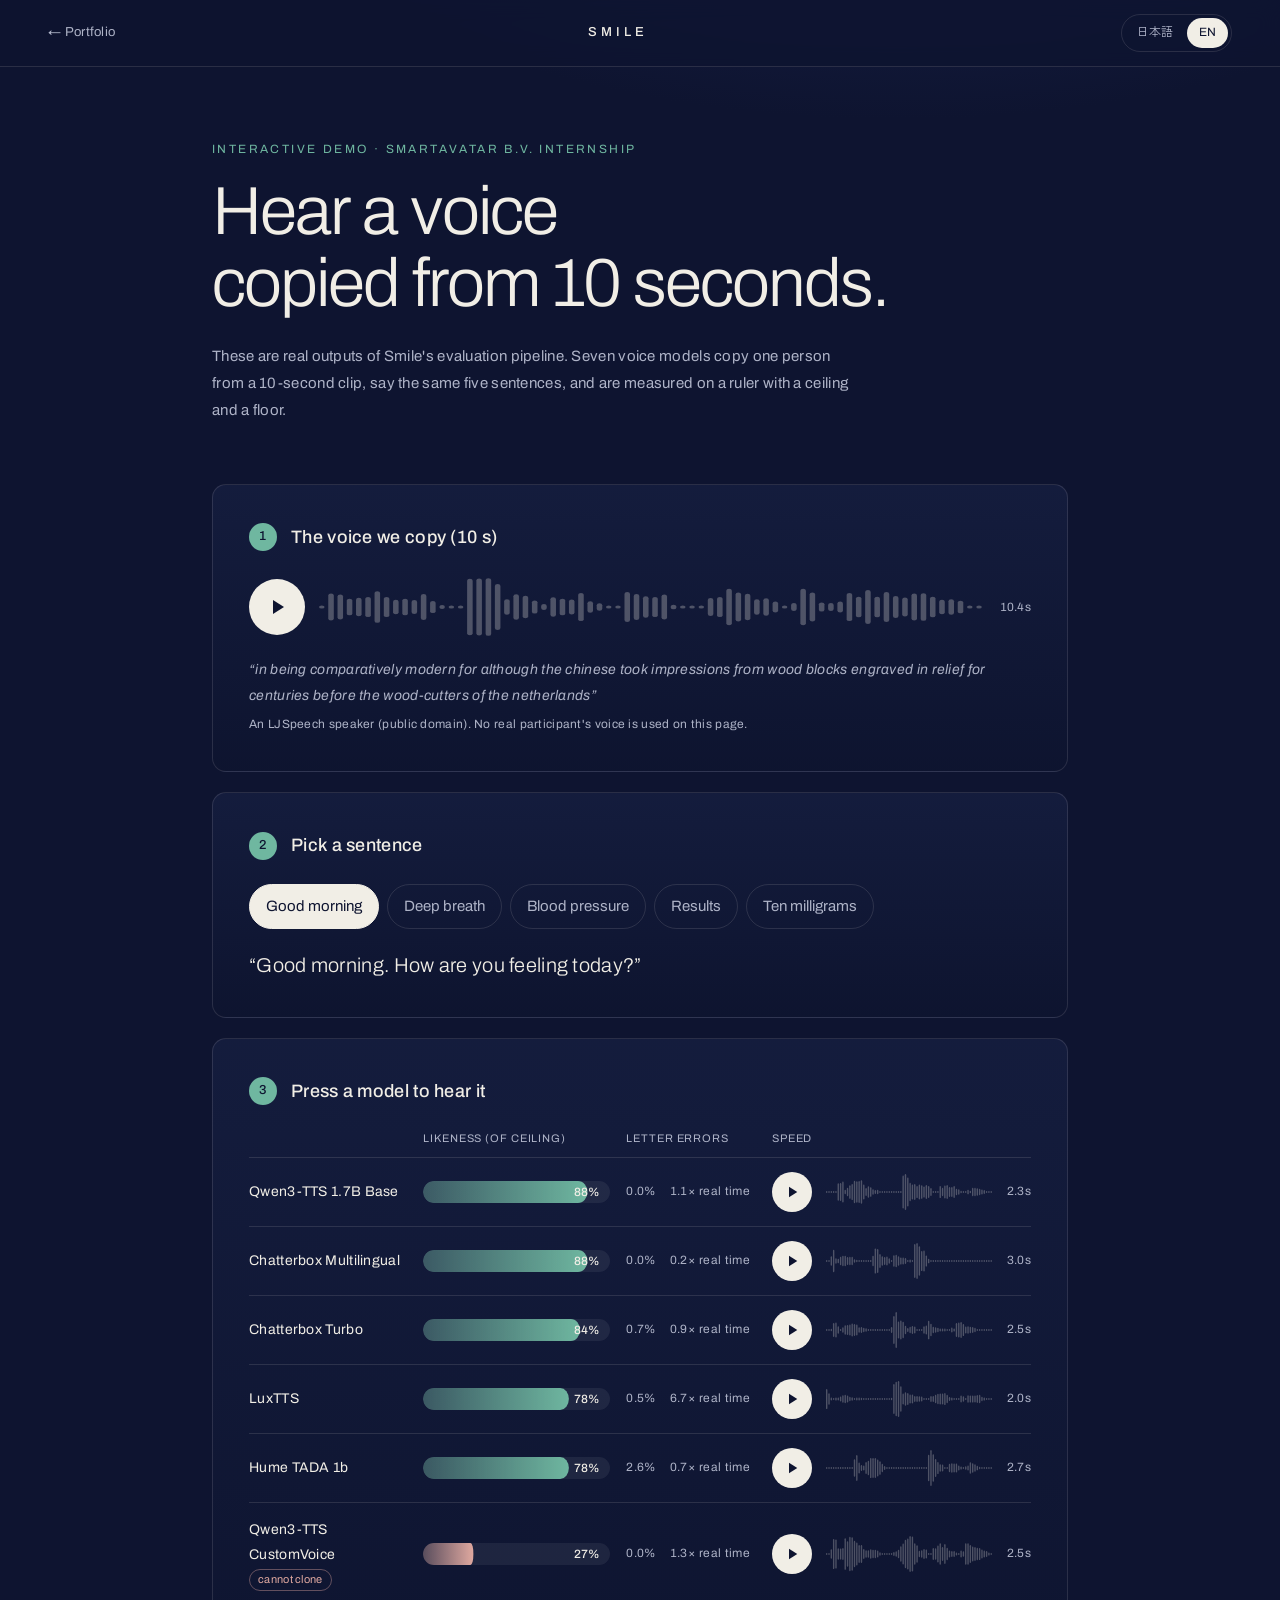
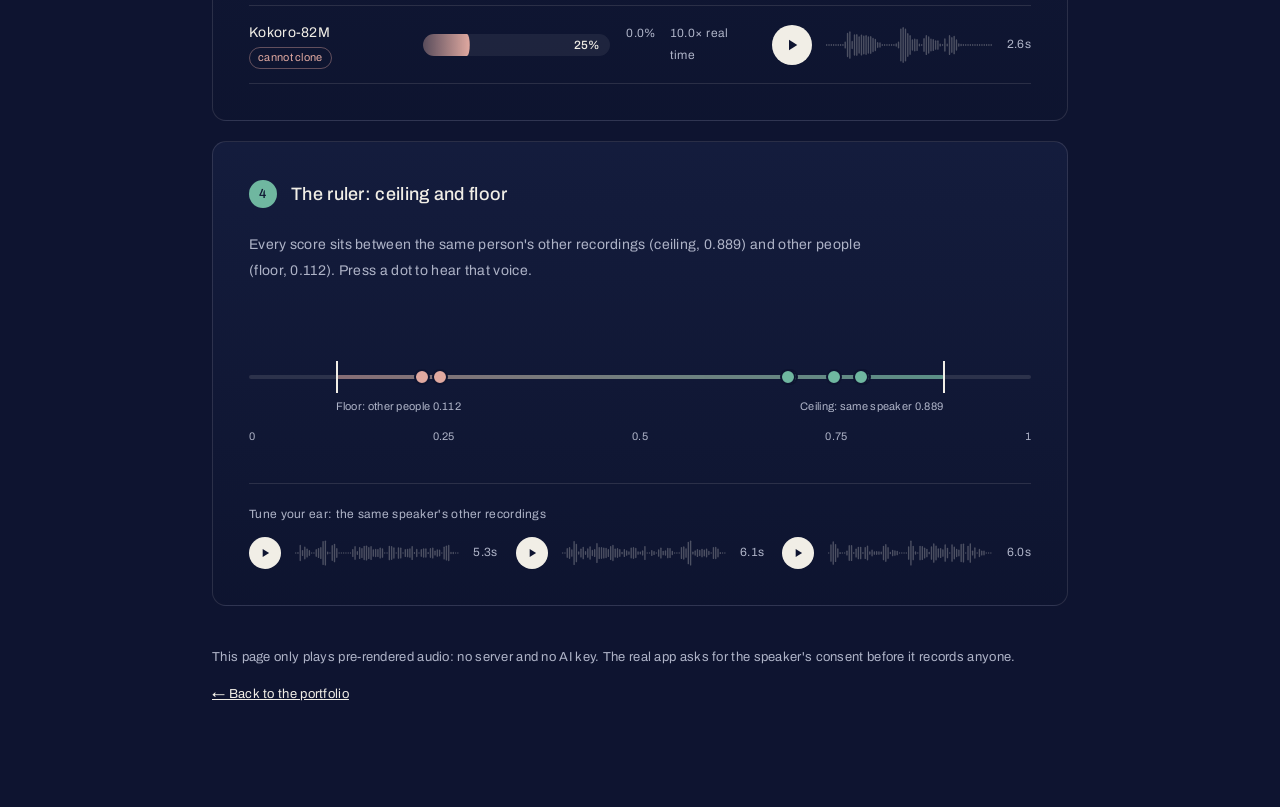
<file: demo/smile/index.html>
<!doctype html>
<html lang="ja" data-lang="ja">
<head>
  <meta charset="utf-8">
  <meta name="viewport" content="width=device-width, initial-scale=1, viewport-fit=cover">
  <title>Smile demo · Gombo Khongor</title>
  <meta name="description" content="Listen to a voice copied from 10 seconds: seven voice models, one ruler with a ceiling and a floor. Public-domain LJSpeech voice, pre-rendered audio.">
  <meta property="og:title" content="Smile demo · a voice copied from 10 seconds">
  <meta property="og:description" content="Seven voice models on one public-domain voice, measured against a ceiling and a floor.">
  <meta property="og:image" content="https://khongor-portfolio.vercel.app/assets/film/og.jpg">
  <link rel="icon" href="data:image/svg+xml,%3Csvg xmlns='http://www.w3.org/2000/svg' viewBox='0 0 64 64'%3E%3Ccircle cx='32' cy='32' r='32' fill='%230e1430'/%3E%3Cpath d='M14 32h6l4-10 6 22 6-26 5 20 4-6h5' fill='none' stroke='%236fb7a0' stroke-width='3.5' stroke-linecap='round' stroke-linejoin='round'/%3E%3C/svg%3E">
  <link rel="apple-touch-icon" href="/apple-touch-icon.png">
  <link rel="manifest" href="/manifest.webmanifest">
  <meta name="apple-mobile-web-app-title" content="Khongor">
  <meta name="theme-color" content="#0e1430">
  <meta name="apple-mobile-web-app-capable" content="yes">
  <meta name="mobile-web-app-capable" content="yes">
  <meta name="apple-mobile-web-app-status-bar-style" content="black-translucent">
  <link rel="preconnect" href="https://fonts.googleapis.com">
  <link rel="preconnect" href="https://fonts.gstatic.com" crossorigin>
  <link href="https://fonts.googleapis.com/css2?family=Archivo:wght@300;400;500&family=Zen+Kaku+Gothic+New:wght@400;500;700&display=swap" rel="stylesheet">
  <link rel="stylesheet" href="demo.css">
  <link rel="stylesheet" href="/app-shell.css">
  <script src="/app-shell.js"></script>
  <script>
    // Same language choice as the portfolio: ?lang= > saved choice > browser language.
    (function () {
      var lang = new URLSearchParams(location.search).get('lang');
      if (lang !== 'ja' && lang !== 'en') {
        try { lang = localStorage.getItem('lang'); } catch (e) { lang = null; }
      }
      if (lang !== 'ja' && lang !== 'en') {
        lang = (navigator.language || '').toLowerCase().indexOf('ja') === 0 ? 'ja' : 'en';
      }
      document.documentElement.lang = lang;
      document.documentElement.dataset.lang = lang;
    })();
  </script>
</head>
<body>
  <header class="bar">
    <a class="back" href="/#work-smile" data-app-back><span aria-hidden="true">←</span> <span lang="ja">ポートフォリオ</span><span lang="en">Portfolio</span></a>
    <span class="brand">Smile</span>
    <div class="lang" role="group" aria-label="Language">
      <button type="button" data-set-lang="ja">日本語</button>
      <button type="button" data-set-lang="en">EN</button>
    </div>
  </header>

  <main class="wrap">
    <section class="hero">
      <p class="kicker"><span lang="ja">インタラクティブ・デモ · SmartAvatar B.V. 長期インターン</span><span lang="en">Interactive demo · SmartAvatar B.V. internship</span></p>
      <h1><span lang="ja">10秒の声から作った声を、<br>聞いてみてください。</span><span lang="en">Hear a voice<br>copied from 10 seconds.</span></h1>
      <p class="lead"><span lang="ja">Smile の評価パイプラインが実際に出力した音声です。1人の声（10秒）から7つの音声モデルが同じ5文を話し、その声がどれだけ本人らしいかを「天井」と「床」のある物差しで測りました。</span><span lang="en">These are real outputs of Smile's evaluation pipeline. Seven voice models copy one person from a 10-second clip, say the same five sentences, and are measured on a ruler with a ceiling and a floor.</span></p>
    </section>

    <section class="card" aria-labelledby="step-reference">
      <h2 id="step-reference"><span class="step">1</span><span lang="ja">コピー元の声（10秒）</span><span lang="en">The voice we copy (10 s)</span></h2>
      <div class="player player--hero" data-player="reference"></div>
      <p class="caption">“in being comparatively modern for although the chinese took impressions from wood blocks engraved in relief for centuries before the wood-cutters of the netherlands”</p>
      <p class="fine"><span lang="ja">LJSpeech（パブリックドメイン）の話者。実在の参加者の声は使っていません。</span><span lang="en">An LJSpeech speaker (public domain). No real participant's voice is used on this page.</span></p>
    </section>

    <section class="card" aria-labelledby="step-sentence">
      <h2 id="step-sentence"><span class="step">2</span><span lang="ja">文を選ぶ</span><span lang="en">Pick a sentence</span></h2>
      <div class="chips" role="radiogroup" aria-labelledby="step-sentence" data-sentences></div>
      <p class="sentence" data-sentence-text aria-live="polite"></p>
    </section>

    <section class="card" aria-labelledby="step-model">
      <h2 id="step-model"><span class="step">3</span><span lang="ja">モデルを押して聞き比べる</span><span lang="en">Press a model to hear it</span></h2>
      <div class="legend" aria-hidden="true">
        <span><span lang="ja">本人らしさ（天井比）</span><span lang="en">Likeness (of ceiling)</span></span>
        <span><span lang="ja">文字誤り</span><span lang="en">Letter errors</span></span>
        <span><span lang="ja">速さ</span><span lang="en">Speed</span></span>
      </div>
      <ol class="models" data-models></ol>
    </section>

    <section class="card" aria-labelledby="step-ruler">
      <h2 id="step-ruler"><span class="step">4</span><span lang="ja">物差し：天井と床</span><span lang="en">The ruler: ceiling and floor</span></h2>
      <p class="lead small"><span lang="ja">本人の別の録音どうしの近さ（天井 0.889）と、別人どうしの近さ（床 0.112）を必ず一緒に測ります。点を押すと、その声が流れます。</span><span lang="en">Every score sits between the same person's other recordings (ceiling, 0.889) and other people (floor, 0.112). Press a dot to hear that voice.</span></p>
      <div class="ruler" data-ruler></div>
      <div class="held">
        <p class="fine"><span lang="ja">耳を合わせる：本人の別の録音</span><span lang="en">Tune your ear: the same speaker's other recordings</span></p>
        <div class="held-row" data-held></div>
      </div>
    </section>

    <footer class="foot">
      <p><span lang="ja">このページは録音済みの音声を再生するだけで、サーバーもAIキーも使いません。実際のアプリは、誰かの声を録音する前に必ず本人の同意を取ります。</span><span lang="en">This page only plays pre-rendered audio: no server and no AI key. The real app asks for the speaker's consent before it records anyone.</span></p>
      <p><a href="/#work-smile" data-app-back><span lang="ja">← ポートフォリオに戻る</span><span lang="en">← Back to the portfolio</span></a></p>
    </footer>
  </main>

  <script src="data.js"></script>
  <script src="demo.js"></script>
</body>
</html>
</file>
<file: demo/smile/demo.css>
/* Smile demo: the portfolio's film palette (indigo room, paper type, jade voice wave). */
:root {
  --bg: #0e1430;
  --raised: #151d3f;
  --ink: #f1eee6;
  --muted: #aeb3c7;
  --line: rgba(241, 238, 230, 0.12);
  --accent: #6fb7a0;
  --warn: #e0a9a0;
  --latin: 'Archivo', system-ui, sans-serif;
  --ja: 'Zen Kaku Gothic New', 'Hiragino Sans', sans-serif;
  --spring: cubic-bezier(0.3, 1.6, 0.5, 1);
  --ease: cubic-bezier(0.2, 0.7, 0.2, 1);
  color-scheme: dark;
}
* { box-sizing: border-box; }
html[data-lang="ja"] body [lang="en"], html[data-lang="en"] body [lang="ja"] { display: none !important; }
body {
  margin: 0; background: radial-gradient(1200px 600px at 70% -10%, #1b2552, var(--bg) 60%) var(--bg) no-repeat;
  color: var(--ink); font: 15px/1.8 var(--latin), var(--ja); letter-spacing: 0.02em; -webkit-font-smoothing: antialiased;
}
html[data-lang="ja"] body { font-family: var(--ja), var(--latin); }
a { color: inherit; }
button { font: inherit; color: inherit; }
:focus-visible { outline: 2px solid var(--accent); outline-offset: 3px; }

.bar { position: sticky; top: 0; z-index: 10; display: flex; align-items: center; gap: 24px; padding: 14px clamp(16px, 4vw, 48px);
  background: rgba(14, 20, 48, 0.82); backdrop-filter: blur(10px); border-bottom: 1px solid var(--line); font-size: 13px; }
.back { text-decoration: none; color: var(--muted); transition: color 0.3s; }
.back:hover { color: var(--ink); }
.brand { margin: 0 auto; font-weight: 500; letter-spacing: 0.3em; text-transform: uppercase; }
.lang { display: flex; gap: 2px; padding: 3px; border: 1px solid var(--line); border-radius: 999px; }
.lang button { border: 0; background: none; padding: 4px 12px; border-radius: 999px; cursor: pointer; color: var(--muted); font-size: 12px; }
html[data-lang="ja"] [data-set-lang="ja"], html[data-lang="en"] [data-set-lang="en"] { background: var(--ink); color: var(--bg); }

.wrap { max-width: 920px; margin: 0 auto; padding: 0 clamp(16px, 4vw, 32px) 64px; }
.hero { padding: 72px 0 40px; }
.kicker { margin: 0 0 16px; font-size: 12px; letter-spacing: 0.2em; text-transform: uppercase; color: var(--accent); }
h1 { margin: 0; font-weight: 300; font-size: clamp(34px, 6vw, 68px); line-height: 1.05; letter-spacing: -0.03em; }
html[data-lang="ja"] h1 { font-weight: 500; font-size: clamp(26px, 4.4vw, 46px); line-height: 1.4; letter-spacing: 0.03em; }
.lead { max-width: 640px; margin: 24px 0 0; color: var(--muted); text-wrap: pretty; }
.lead.small { margin: 0 0 28px; font-size: 14px; }

.card { margin-top: 20px; padding: clamp(20px, 3.5vw, 36px); border: 1px solid var(--line); border-radius: 14px;
  background: linear-gradient(180deg, rgba(21, 29, 63, 0.9), rgba(14, 20, 48, 0.9)); }
.card h2 { display: flex; align-items: center; gap: 14px; margin: 0 0 22px; font-size: 18px; font-weight: 500; }
.step { display: grid; place-items: center; width: 28px; height: 28px; border-radius: 50%; background: var(--accent); color: var(--bg); font-size: 13px; font-weight: 500; }
.caption { margin: 18px 0 6px; font-style: italic; color: var(--muted); font-size: 14px; }
.fine { margin: 0; font-size: 12px; color: var(--muted); }

/* Players */
.player { display: grid; grid-template-columns: auto 1fr auto; align-items: center; gap: 14px; }
.play { display: grid; place-items: center; width: 40px; height: 40px; border: 0; border-radius: 50%; cursor: pointer;
  background: var(--ink); color: var(--bg); transition: transform 0.35s var(--spring), background 0.3s; }
.play:hover { transform: scale(1.1); }
.play svg { width: 18px; height: 18px; fill: currentColor; }
.play .i-pause, .is-playing .play .i-play { display: none; }
.is-playing .play .i-pause { display: block; }
.is-playing .play { background: var(--accent); }
.player--hero .play { width: 56px; height: 56px; }
.player--hero .play svg { width: 24px; height: 24px; }
.wave { width: 100%; height: 40px; cursor: pointer; }
.player--hero .wave { height: 64px; }
.wave rect { fill: rgba(241, 238, 230, 0.28); transition: fill 0.15s; }
.wave rect.lit { fill: var(--accent); }
.wave:hover rect:not(.lit) { fill: rgba(241, 238, 230, 0.42); }
.time { font-size: 12px; color: var(--muted); font-variant-numeric: tabular-nums; }

/* Sentence chips */
.chips { display: flex; flex-wrap: wrap; gap: 8px; }
.chip { padding: 8px 16px; border: 1px solid var(--line); border-radius: 999px; background: none; cursor: pointer; color: var(--muted);
  transition: border-color 0.3s, color 0.3s, background 0.3s, transform 0.3s var(--spring); }
.chip:hover { color: var(--ink); border-color: rgba(241, 238, 230, 0.4); transform: translateY(-2px); }
.chip[aria-checked="true"] { background: var(--ink); border-color: var(--ink); color: var(--bg); }
.sentence { margin: 20px 0 0; font-size: clamp(16px, 2vw, 20px); line-height: 1.6; font-family: var(--latin); font-weight: 300; }

/* Model rows */
.legend { display: grid; grid-template-columns: minmax(150px, 1.1fr) 1.3fr 0.9fr 1.8fr; gap: 16px; padding: 0 0 8px; font-size: 11px;
  letter-spacing: 0.08em; text-transform: uppercase; color: var(--muted); border-bottom: 1px solid var(--line); }
.legend span:first-child { grid-column: 2; }
.models { margin: 0; padding: 0; list-style: none; }
.model { display: grid; grid-template-columns: minmax(150px, 1.1fr) 1.3fr 0.9fr 1.8fr; gap: 16px; align-items: center;
  padding: 14px 0; border-bottom: 1px solid var(--line); transition: background 0.3s; }
.model:hover { background: linear-gradient(90deg, rgba(111, 183, 160, 0.08), transparent 70%); }
.model.is-playing, .model:has(.is-playing) { background: linear-gradient(90deg, rgba(111, 183, 160, 0.14), transparent 80%); }
.model-head { display: flex; flex-direction: column; gap: 2px; }
.model-name { font-size: 14px; }
.badge { align-self: flex-start; padding: 0 8px; border-radius: 999px; font-size: 11px; color: var(--warn); border: 1px solid rgba(224, 169, 160, 0.4); }
.meter { position: relative; height: 22px; border-radius: 999px; background: rgba(241, 238, 230, 0.07); overflow: hidden; }
.meter-fill { position: absolute; inset: 0; transform-origin: left; transform: scaleX(var(--share)); border-radius: 999px;
  background: linear-gradient(90deg, rgba(111, 183, 160, 0.35), var(--accent)); }
.model--preset .meter-fill { background: linear-gradient(90deg, rgba(224, 169, 160, 0.3), var(--warn)); }
.meter-value { position: absolute; right: 10px; top: 0; font-size: 12px; line-height: 22px; font-weight: 500; font-variant-numeric: tabular-nums; }
.stats { display: flex; gap: 14px; font-size: 12px; color: var(--muted); font-variant-numeric: tabular-nums; }

/* Ruler */
.ruler { padding: 64px 0 8px; }
.track { position: relative; height: 4px; border-radius: 4px; background: rgba(241, 238, 230, 0.12); }
.band { position: absolute; top: 0; bottom: 0; background: linear-gradient(90deg, rgba(224, 169, 160, 0.5), rgba(111, 183, 160, 0.7)); border-radius: 4px; }
.mark { position: absolute; top: -14px; width: 2px; height: 32px; translate: -1px 0; background: var(--ink); }
.mark-label { position: absolute; top: 36px; translate: -50% 0; white-space: nowrap; font-size: 11px; color: var(--muted); }
.mark--ceiling .mark-label { translate: -100% 0; }
.mark--floor .mark-label { translate: 0 0; }
.dot { position: absolute; top: 2px; width: 16px; height: 16px; translate: -50% -50%; padding: 0; border: 2px solid var(--bg); border-radius: 50%;
  background: var(--accent); cursor: pointer; transition: transform 0.35s var(--spring), box-shadow 0.3s; }
.dot--preset { background: var(--warn); }
.dot:hover, .dot.is-playing { transform: scale(1.5); box-shadow: 0 0 0 6px rgba(111, 183, 160, 0.25); z-index: 2; }
.dot-label { position: absolute; bottom: calc(18px + var(--row) * 16px); left: 50%; translate: -50% 0; white-space: nowrap; font-size: 11px;
  color: var(--muted); pointer-events: none; opacity: 0; transition: opacity 0.2s; }
.dot:hover .dot-label, .dot.is-playing .dot-label, .dot:focus-visible .dot-label { opacity: 1; color: var(--ink); }
.scale { display: flex; justify-content: space-between; margin-top: 48px; font-size: 11px; color: var(--muted); font-variant-numeric: tabular-nums; }
.held { margin-top: 28px; padding-top: 20px; border-top: 1px solid var(--line); }
.held-row { display: grid; grid-template-columns: repeat(3, 1fr); gap: 18px; margin-top: 12px; }
.player--small .play { width: 32px; height: 32px; }
.player--small .play svg { width: 14px; height: 14px; }
.player--small .wave { height: 28px; }

.foot { margin-top: 40px; font-size: 13px; color: var(--muted); }
.foot a { color: var(--ink); }

@media (prefers-reduced-motion: no-preference) {
  .model { animation: rise 0.6s var(--ease) both; animation-delay: calc(var(--i) * 50ms); }
  .meter-fill { animation: fill 1s var(--ease) both; animation-delay: calc(var(--i, 0) * 60ms + 150ms); }
}
@keyframes rise { from { transform: translateY(12px); } to { transform: none; } }
@keyframes fill { from { transform: scaleX(0); } to { transform: scaleX(var(--share)); } }

@media (max-width: 720px) {
  .legend { display: none; }
  .model { grid-template-columns: 1fr auto; gap: 8px 12px; }
  .model-head { grid-column: 1; }
  .stats { grid-column: 2; grid-row: 1; justify-self: end; }
  .meter, .model .player { grid-column: 1 / -1; }
  .held-row { grid-template-columns: 1fr; }
  .brand { display: none; }
  .lang { margin-left: auto; }
}

/* Home-screen app: the sticky bar reaches up under the status bar. */
.bar { padding-top: calc(14px + env(safe-area-inset-top)); }
.foot { padding-bottom: calc(24px + env(safe-area-inset-bottom)); }
</file>
<file: app-shell.css>
/* Home-screen app shell, shared by every page.
   The status bar is translucent (black-translucent), so the page draws under it.
   In a normal browser tab the top inset is 0 and none of this shows. */

html { background: #0e1430; }

/* A navy band under the clock and battery, so they stay readable over light sections. */
body::before {
  content: ""; position: fixed; z-index: 60; top: 0; left: 0; right: 0;
  height: env(safe-area-inset-top); background: #0e1430; pointer-events: none;
}

/* Floating back button: shown only in the home-screen app, after moving somewhere. */
.app-back {
  position: fixed; z-index: 55;
  left: calc(16px + env(safe-area-inset-left));
  bottom: calc(16px + env(safe-area-inset-bottom));
  display: grid; place-items: center; width: 48px; height: 48px; padding: 0;
  border: 1px solid rgba(241, 238, 230, 0.18); border-radius: 50%;
  background: rgba(14, 20, 48, 0.72); color: #f1eee6;
  -webkit-backdrop-filter: blur(12px); backdrop-filter: blur(12px);
  box-shadow: 0 8px 24px rgba(14, 20, 48, 0.28);
  cursor: pointer; -webkit-tap-highlight-color: transparent;
  opacity: 0; transform: translateY(12px) scale(0.9); pointer-events: none;
  transition: opacity 0.3s ease, transform 0.4s cubic-bezier(0.3, 1.4, 0.5, 1);
}
.app-back.is-shown { opacity: 1; transform: none; pointer-events: auto; }
.app-back:active { transform: scale(0.92); }
.app-back svg { width: 22px; height: 22px; fill: none; stroke: currentColor; stroke-width: 2; stroke-linecap: round; stroke-linejoin: round; }

@media (prefers-reduced-motion: reduce) {
  .app-back { transition: opacity 0.2s; transform: none; }
}
</file>
